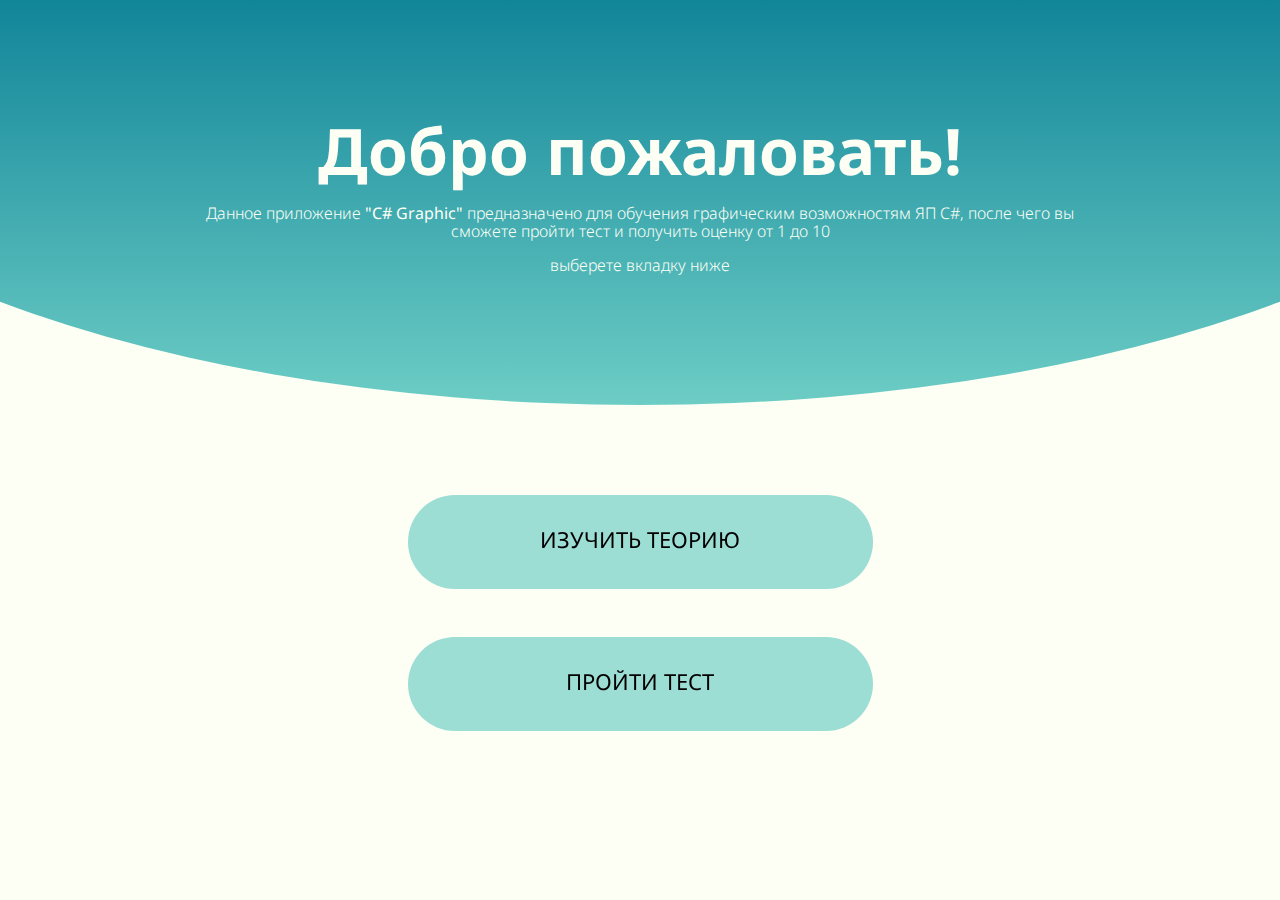
<file: index.html>
<!DOCTYPE html>
<html lang="ru">

<head>
    <meta charset="UTF-8">
    <meta name="viewport" content="width=device-width, initial-scale=1.0">
    <link rel="icon" href="/img/c.ico" type="image/x-icon">
    <link rel="preconnect" href="https://fonts.googleapis.com">
    <link rel="preconnect" href="https://fonts.gstatic.com" crossorigin>
    <link rel="stylesheet" href="https://use.fontawesome.com/releases/v5.8.1/css/all.css" integrity="sha384-50oBUHEmvpQ+1lW4y57PTFmhCaXp0ML5d60M1M7uH2+nqUivzIebhndOJK28anvf" crossorigin="anonymous">
    <link href="https://fonts.googleapis.com/css2?family=Noto+Sans:wght@300;400;500;700&display=swap" rel="stylesheet">
    <title>C# Graphic</title>
    <link rel="stylesheet" href="css/normalize.css">
    <link rel="stylesheet" href="css/style.css">
    <link rel="shortcut icon" href="img/iconc_.ico">
</head>

<body>
    <section>
        <div class="content">
            <h2>Добро пожаловать!</h2>
            <p>Данное приложение <b>"C# Graphic"</b> предназначено для обучения графическим возможностям ЯП C#, после чего вы сможете пройти тест и получить оценку от 1 до 10</p>
            <p>выберете вкладку ниже</p>
        </div>
    </section>
    <nav class="nav">
        <ul>
            <li class="var_nav">
                <div class="link_bg"></div>
                <div class="link_title">
                    <div class="icon"><i class="fa fa-graduation-cap icon"></i></div>
                    <a href="razdely.html"><span>изучить теорию</span></a>
                </div>
            </li>
            <li class="var_nav">
                <div class="link_bg"></div>
                <div class="link_title">
                    <div class="icon"><i class="fa fa-tasks icon"></i></div>
                    <a href="test.html"><span>пройти тест</span></a>
                </div>
            </li>

        </ul>
    </nav>

</body>

</html>
</file>
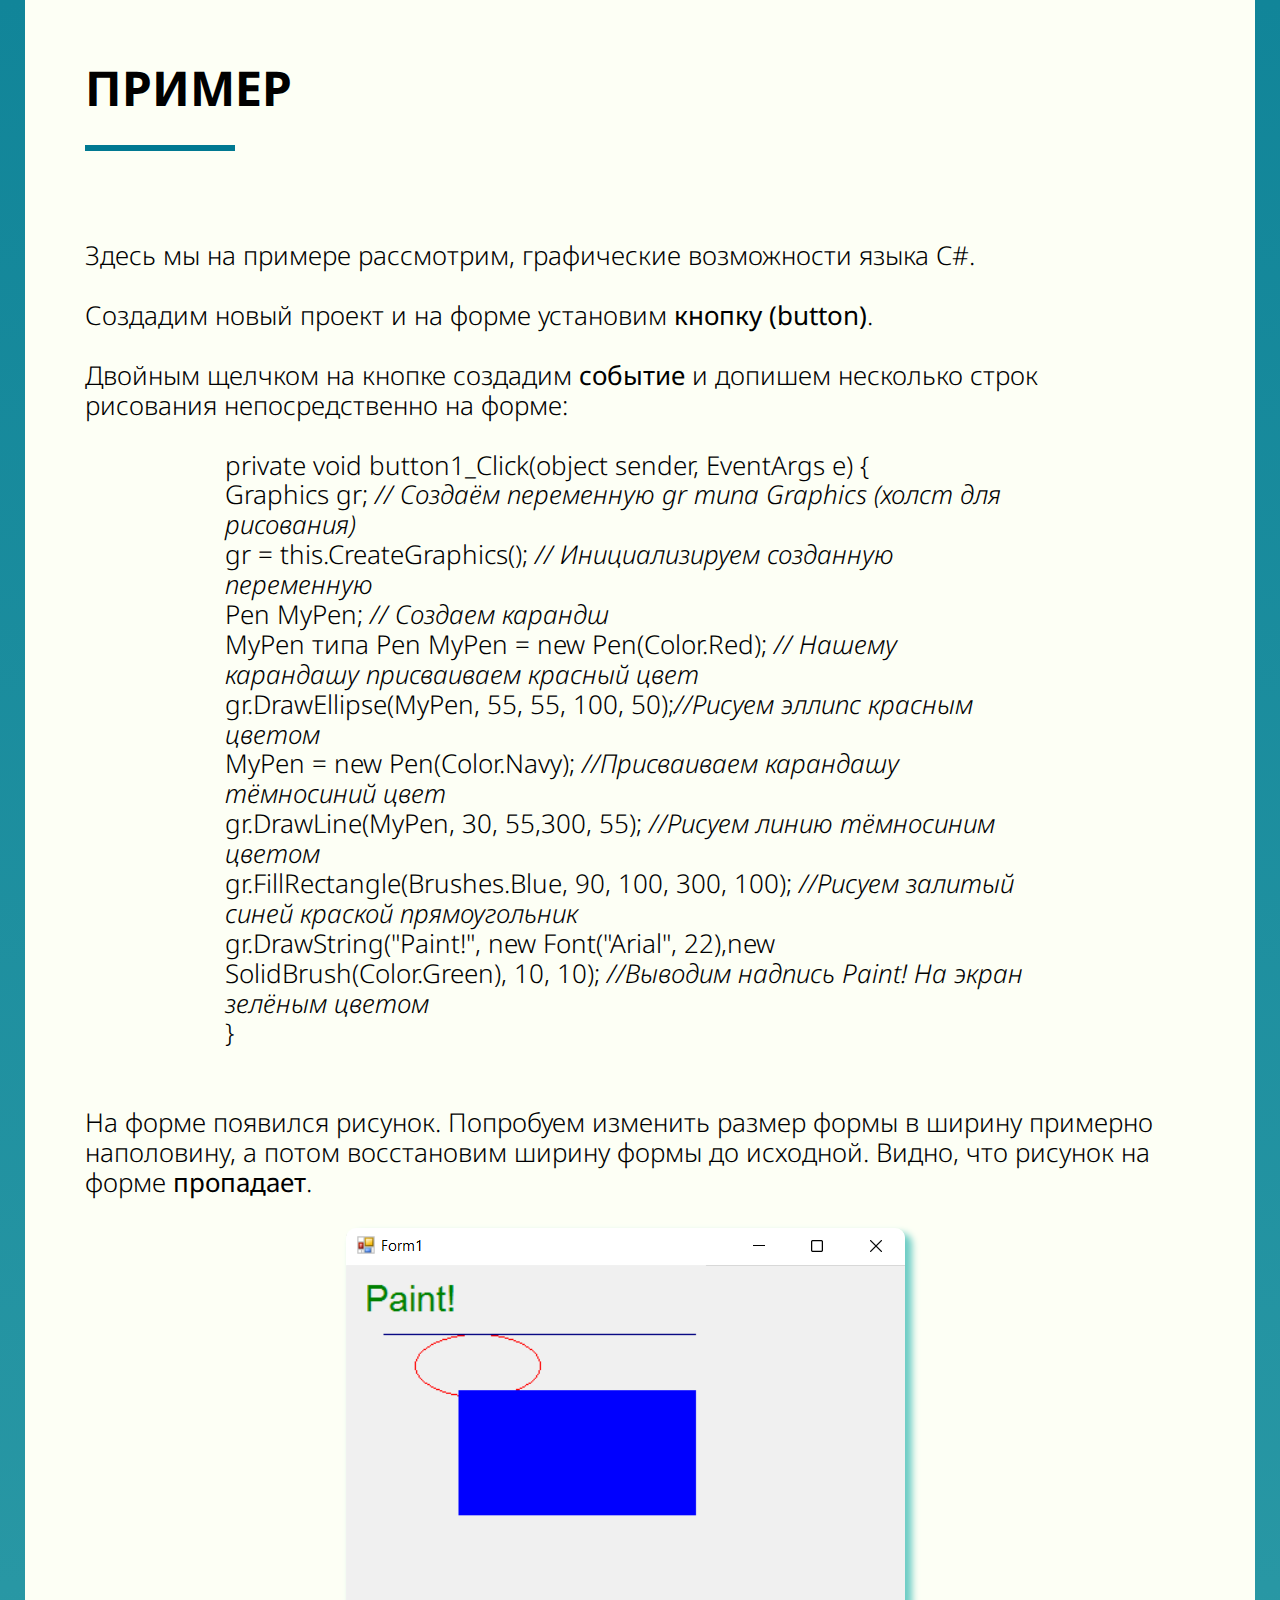
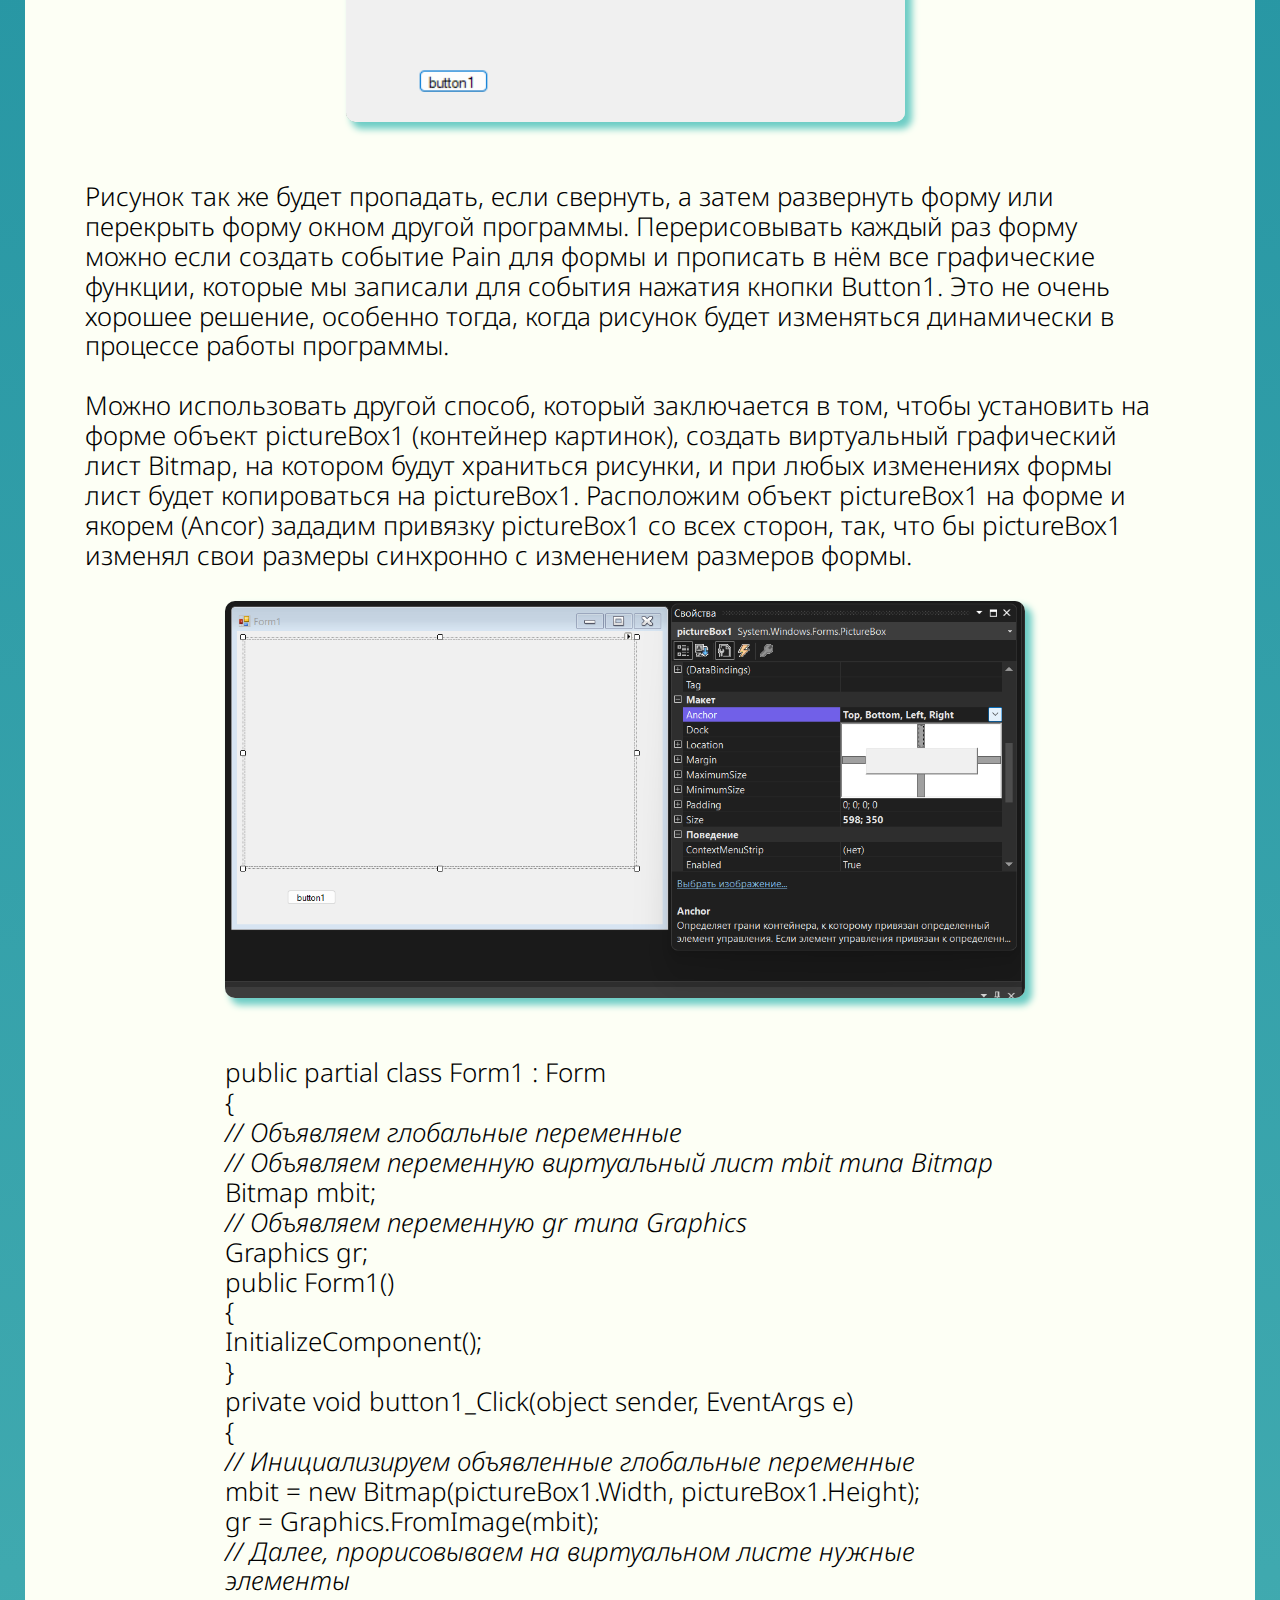
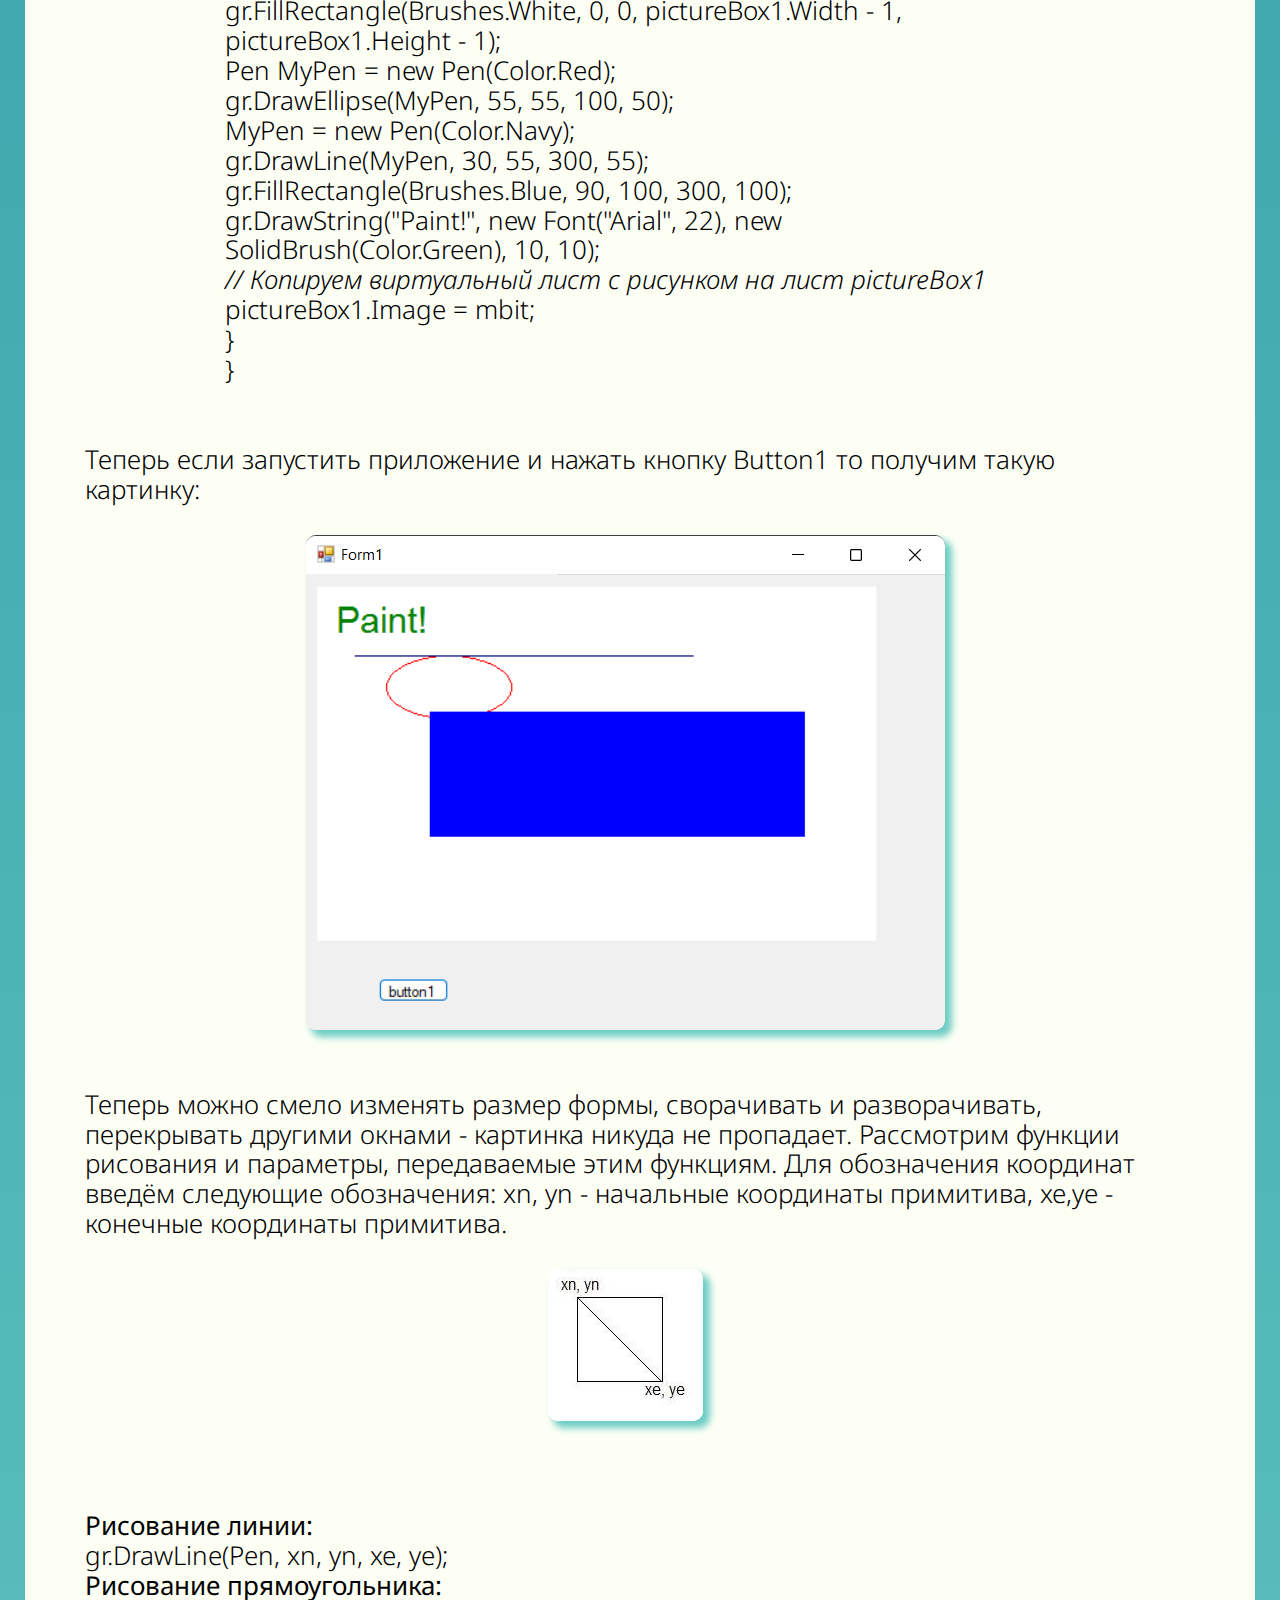
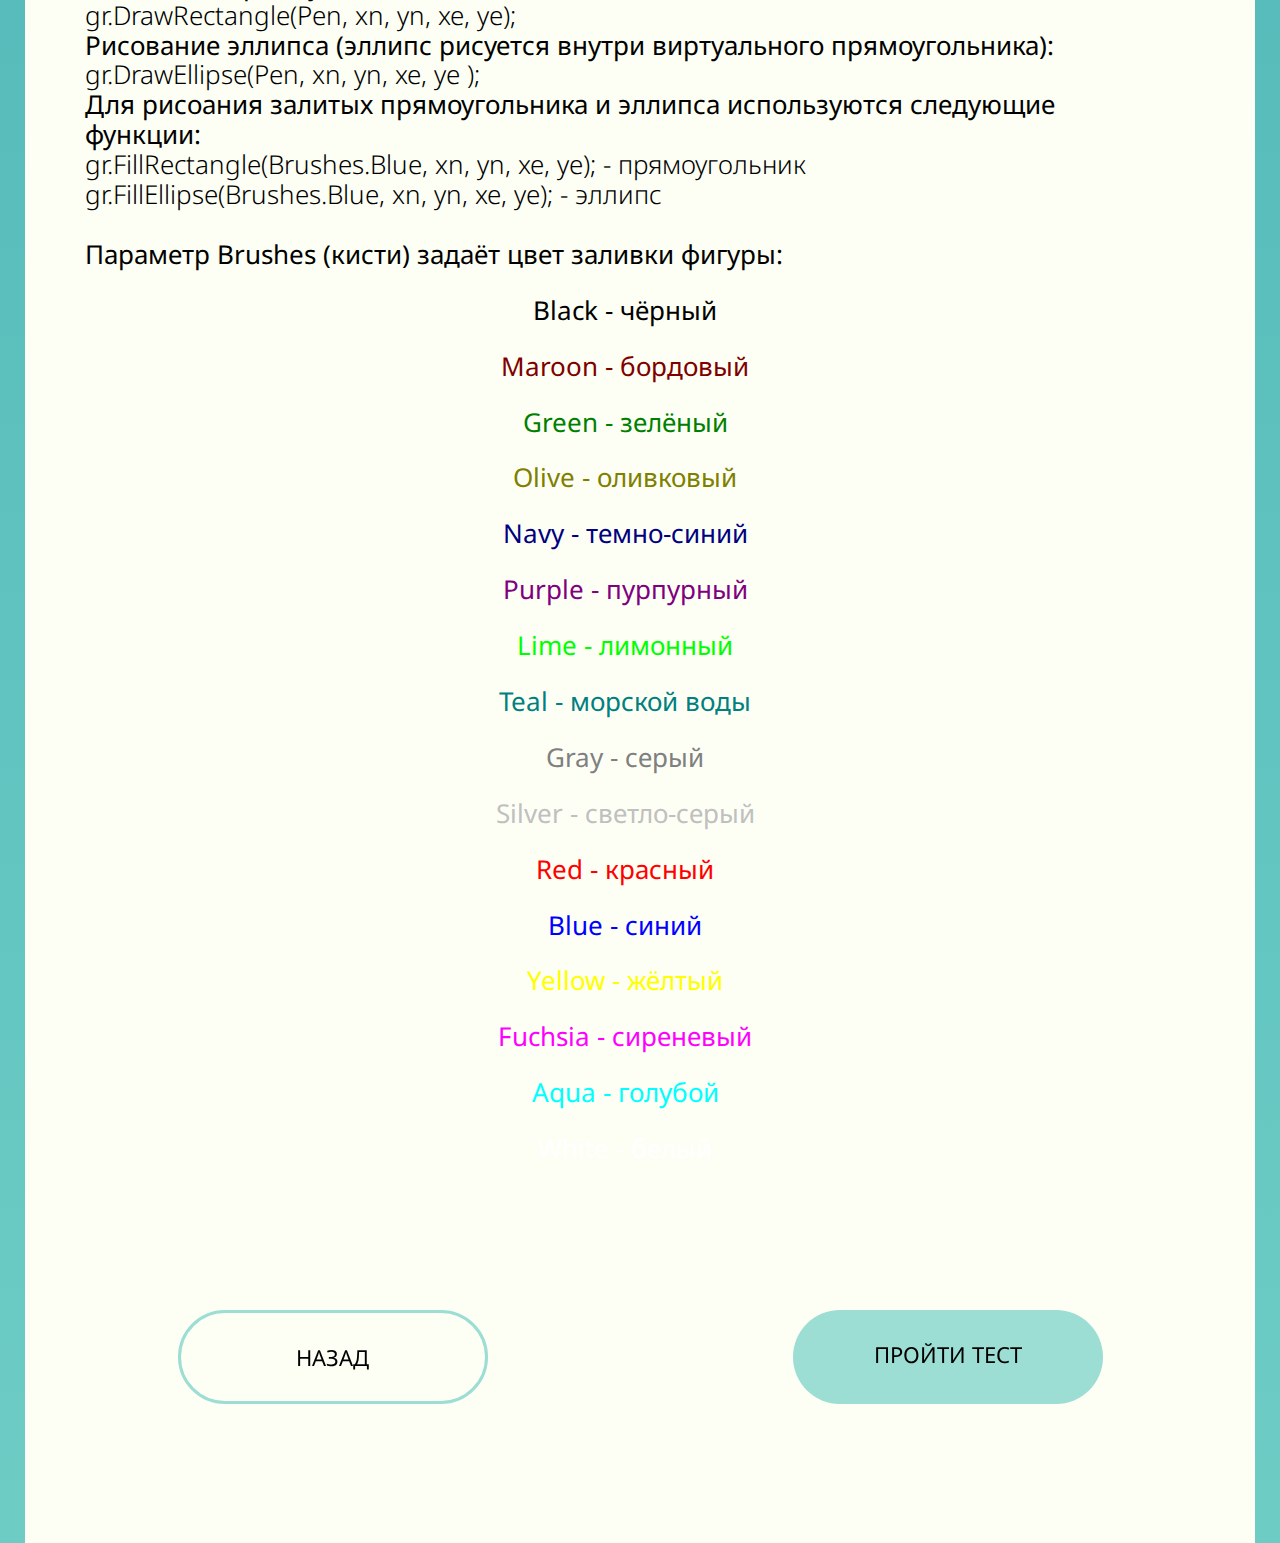
<file: example.html>
<!DOCTYPE html>
<html lang="ru">

<head>
    <meta charset="UTF-8">
    <meta name="viewport" content="width=device-width, initial-scale=1.0">
    <link rel="icon" href="/img/c.ico" type="image/x-icon">
    <link rel="preconnect" href="https://fonts.googleapis.com">
    <link rel="preconnect" href="https://fonts.gstatic.com" crossorigin>
    <link rel="stylesheet" href="https://use.fontawesome.com/releases/v5.8.1/css/all.css" integrity="sha384-50oBUHEmvpQ+1lW4y57PTFmhCaXp0ML5d60M1M7uH2+nqUivzIebhndOJK28anvf" crossorigin="anonymous">
    <link href="https://fonts.googleapis.com/css2?family=Noto+Sans:wght@300;400;500;700&display=swap" rel="stylesheet">
    <title>C# Graphic</title>
    <link rel="stylesheet" href="css/normalize.css">
    <link rel="stylesheet" href="css/style.css">
    <link rel="shortcut icon" href="img/iconc_.ico">
</head>

<body>
    <div class="background">
        <div class="container">
            <div class="title">
                Пример
                <div class="line"></div>
            </div>
            <div class="text example-text">
                <div class="extr extr-example">Здесь мы на примере рассмотрим, графические возможности языка C#.
                    <br> <br>Создадим новый проект и на форме установим <b>кнопку (button)</b>.
                    <br> <br>Двойным щелчком на кнопке создадим <b>событие</b> и допишем несколько строк рисования непосредственно на форме:
                </div>
                <div class="extr extr_example_code">
                    private void button1_Click(object sender, EventArgs e) {
                    <br>Graphics gr; <i>// Создаём переменную gr типа Graphics (холст для рисования)</i>
                    <br>gr = this.CreateGraphics(); <i>// Инициализируем созданную переменную</i>
                    <br>Pen MyPen; <i>// Создаем карандш</i>
                    <br>MyPen типа Pen MyPen = new Pen(Color.Red); <i>// Нашему карандашу присваиваем красный цвет</i>
                    <br>gr.DrawEllipse(MyPen, 55, 55, 100, 50);<i>//Рисуем эллипс красным цветом</i>
                    <br>MyPen = new Pen(Color.Navy); <i>//Присваиваем карандашу тёмносиний цвет</i>
                    <br>gr.DrawLine(MyPen, 30, 55,300, 55); <i>//Рисуем линию тёмносиним цветом</i>
                    <br>gr.FillRectangle(Brushes.Blue, 90, 100, 300, 100); <i>//Рисуем залитый синей краской прямоугольник</i>
                    <br>gr.DrawString("Paint!", new Font("Arial", 22),new SolidBrush(Color.Green), 10, 10); <i>//Выводим надпись Paint! На экран зелёным цветом</i>
                    <br>}
                </div>

                <div class="extr extr-example ">
                    На форме появился рисунок. Попробуем изменить размер формы в ширину примерно наполовину, а потом восстановим ширину формы до исходной. Видно, что рисунок на форме <b>пропадает</b>.
                </div>
                <img src="img/2.png" class="examlpe_pict">
                <div class="extr extr-example ">
                    Рисунок так же будет пропадать, если свернуть, а затем развернуть форму или перекрыть форму окном другой программы. Перерисовывать каждый раз форму можно если создать событие Pain для формы и прописать в нём все графические функции, которые мы записали
                    для события нажатия кнопки Button1. Это не очень хорошее решение, особенно тогда, когда рисунок будет изменяться динамически в процессе работы программы.
                    <br><br>Можно использовать другой способ, который заключается в том, чтобы установить на форме объект pictureBox1 (контейнер картинок), создать виртуальный графический лист Bitmap, на котором будут храниться рисунки, и при любых изменениях
                    формы лист будет копироваться на pictureBox1. Расположим объект pictureBox1 на форме и якорем (Ancor) зададим привязку pictureBox1 со всех сторон, так, что бы pictureBox1 изменял свои размеры синхронно с изменением размеров формы.
                </div>
                <img src="img/3.png" class="examlpe_pict examlpe_pict_wide">
                <div class="extr extr_example_code">
                    public partial class Form1 : Form
                    <br> {
                    <br><i>// Объявляем глобальные переменные</i>
                    <br><i>// Объявляем переменную виртуальный лист mbit типа Bitmap</i>
                    <br>Bitmap mbit;
                    <br><i>// Объявляем переменную gr типа Graphics</i>
                    <br> Graphics gr;
                    <br> public Form1()
                    <br> {
                    <br> InitializeComponent();
                    <br> }
                    <br> private void button1_Click(object sender, EventArgs e)
                    <br>{
                    <br><i>// Инициализируем объявленные глобальные переменные</i>
                    <br> mbit = new Bitmap(pictureBox1.Width, pictureBox1.Height);
                    <br>gr = Graphics.FromImage(mbit);
                    <br> <i>// Далее, прорисовываем на виртуальном листе нужные элементы</i>
                    <br> gr.FillRectangle(Brushes.White, 0, 0, pictureBox1.Width - 1, pictureBox1.Height - 1);
                    <br> Pen MyPen = new Pen(Color.Red);
                    <br> gr.DrawEllipse(MyPen, 55, 55, 100, 50);
                    <br> MyPen = new Pen(Color.Navy);
                    <br> gr.DrawLine(MyPen, 30, 55, 300, 55);
                    <br> gr.FillRectangle(Brushes.Blue, 90, 100, 300, 100);
                    <br>gr.DrawString("Paint!", new Font("Arial", 22), new SolidBrush(Color.Green), 10, 10);
                    <br><i>// Копируем виртуальный лист с рисунком на лист pictureBox1</i>
                    <br>pictureBox1.Image = mbit;
                    <br>}
                    <br>}
                </div>
                <div class="extr extr-example ">
                    Теперь если запустить приложение и нажать кнопку Button1 то получим такую картинку:
                </div>
                <img src="img/4.png" class="examlpe_pict">
                <div class="extr extr-example ">
                    Теперь можно смело изменять размер формы, сворачивать и разворачивать, перекрывать другими окнами - картинка никуда не пропадает. Рассмотрим функции рисования и параметры, передаваемые этим функциям. Для обозначения координат введём следующие обозначения:
                    xn, yn - начальные координаты примитива, xe,ye - конечные координаты примитива.

                </div>
                <img src="img/5.jpg" class="examlpe_pict">
                <div class="extr extr-example ">
                    <br><b>Рисование линии:</b>
                    <br>gr.DrawLine(Pen, xn, yn, xe, ye);
                    <br><b>Рисование прямоугольника:</b>
                    <br>gr.DrawRectangle(Pen, xn, yn, xe, ye);
                    <br><b>Рисование эллипса (эллипс рисуется внутри виртуального прямоугольника):</b>
                    <br>gr.DrawEllipse(Pen, xn, yn, xe, ye );
                    <br><b>Для рисоания залитых прямоугольника и эллипса используются следующие функции:</b>
                    <br>gr.FillRectangle(Brushes.Blue, xn, yn, xe, ye); - прямоугольник
                    <br>gr.FillEllipse(Brushes.Blue, xn, yn, xe, ye); - эллипс
                    <br><br><b>Параметр Brushes (кисти) задаёт цвет заливки фигуры:

                    <p style="color: black" align="center">Black - чёрный</p>
                    <p style="color: maroon" align="center"> Maroon - бордовый</p>
                    <p style="color: green" align="center">Green - зелёный</p>
                    <p style="color: olive" align="center">Olive - оливковый</p>
                    <p style="color: navy" align="center">Navy - темно-синий</p>
                    <p style="color: purple" align="center">Purple - пурпурный </p>
                    <p style="color: lime" align="center">Lime - лимонный </p>
                    <p style="color: teal" align="center">Teal - морской воды </p>
                    <p style="color: gray" align="center"> Gray - серый </p>
                    <p style="color: silver" align="center">Silver - светло-серый </p>
                    <p style="color: red" align="center">Red - красный </p>
                    <p style="color: blue" align="center">Blue - синий </p>
                    <p style="color: yellow" align="center">Yellow - жёлтый </p>
                    <p style="color: fuchsia" align="center">Fuchsia - сиреневый </p>
                    <p style="color: aqua" align="center">Aqua - голубой </p>
                    <p style="color: white" align="center">White - белый</p>
                </b>
                </div>
            </div>
            <nav class="nav nav_backnext ">
                <ul>
                    <li class="var_nav var_nav_back ">
                        <div class="link_bg "></div>
                        <div class="link_title ">
                            <a href="graphics.html"><span>назад</span></a>
                            <div class="icon icon_back "><i class="fa fa-chevron-left icon "></i></div>
                        </div>
                    </li>
                    <li class="var_nav var_nav_next ">
                        <div class="link_bg "></div>
                        <div class="link_title ">
                            <a href="test.html"><span>пройти тест</span></a>
                            <div class="icon icon_razdel "><i class="fa fa-chevron-right icon "></i></div>
                        </div>
                    </li>

                </ul>
            </nav>
        </div>
    </div>



</body>

</html>
</file>
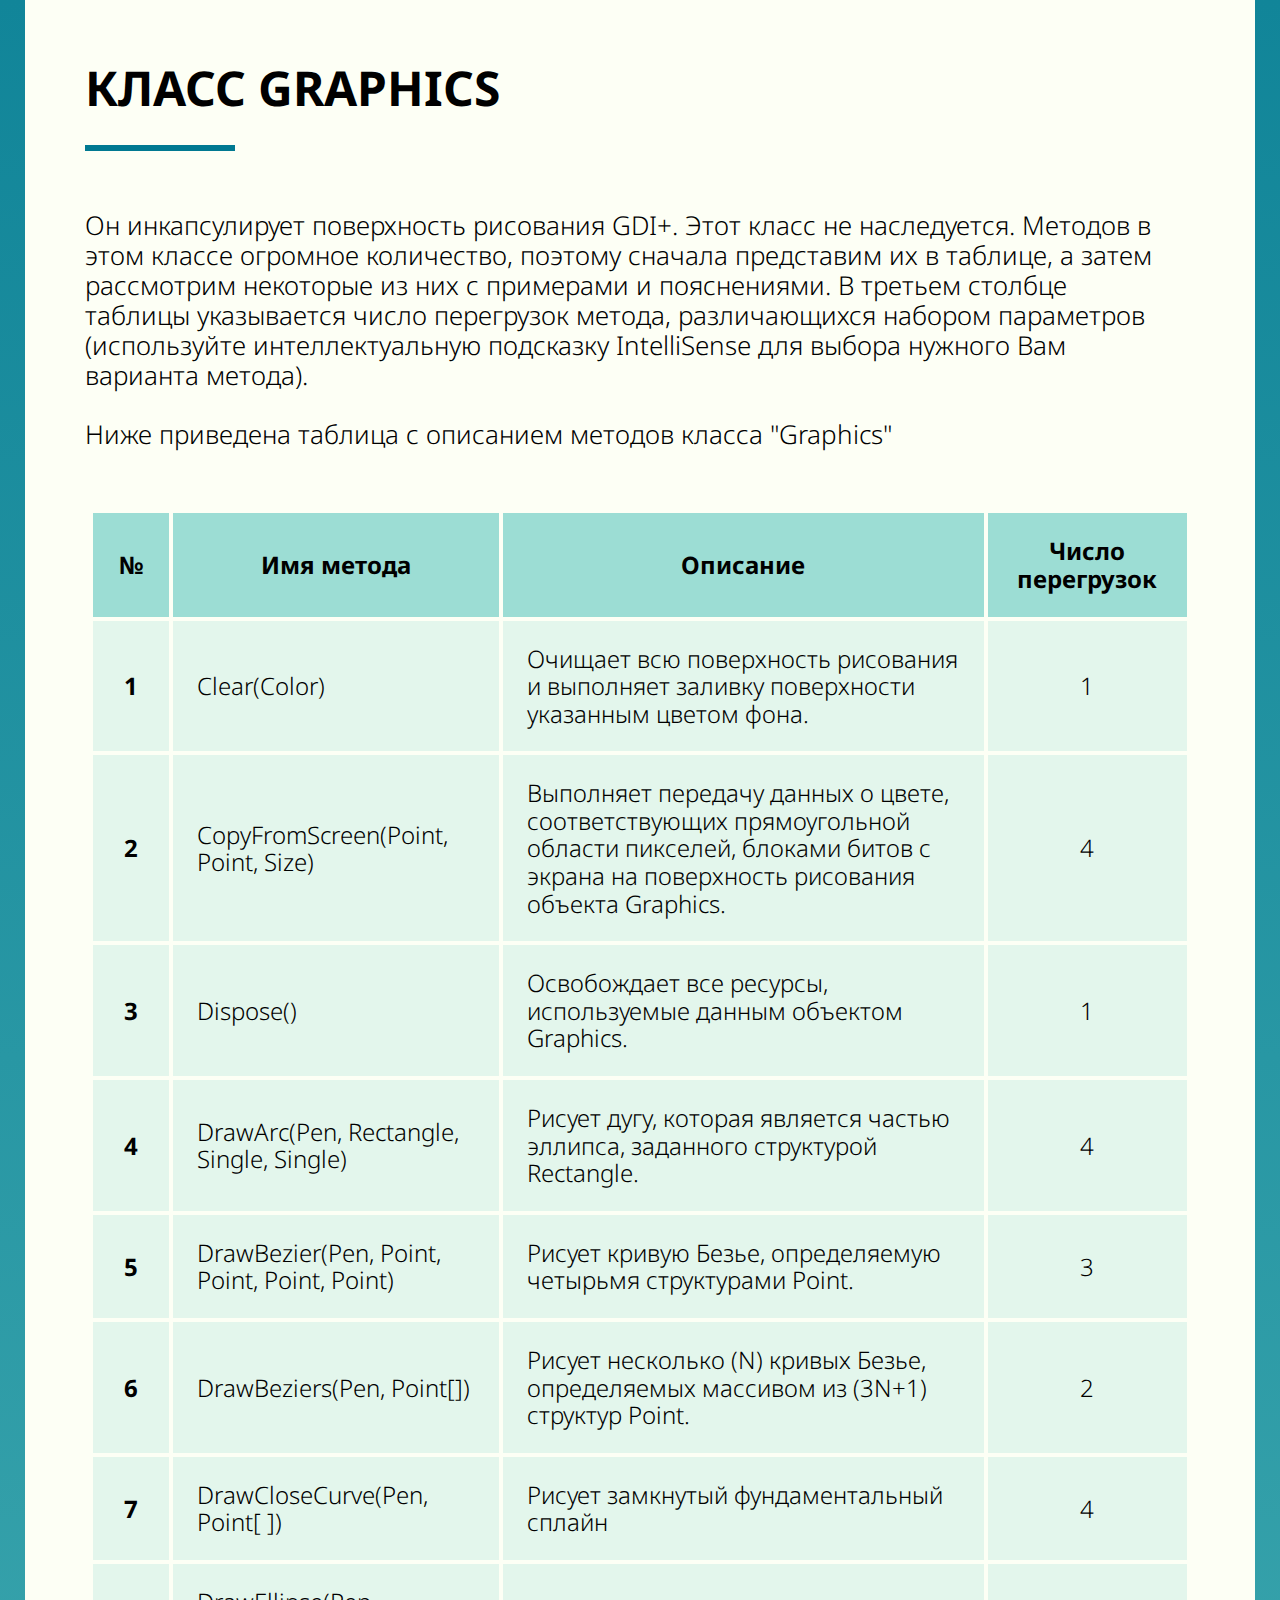
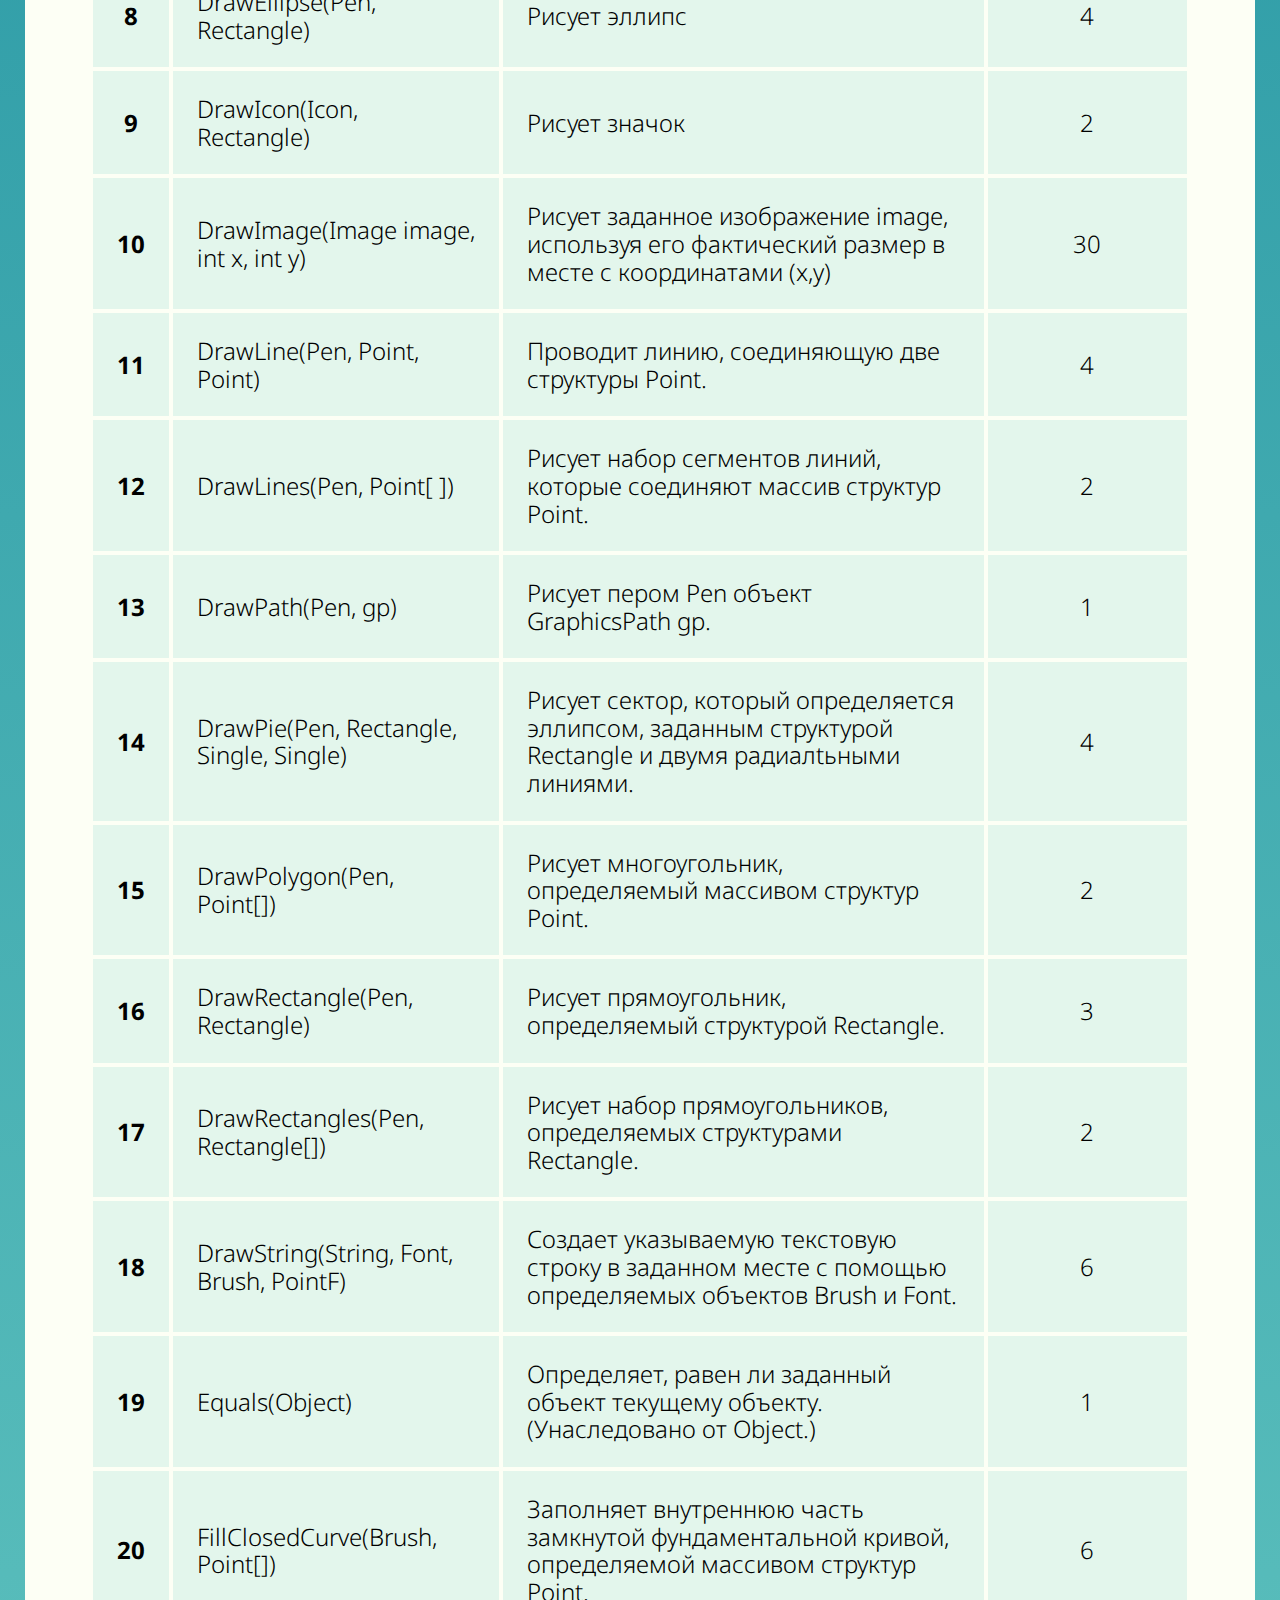
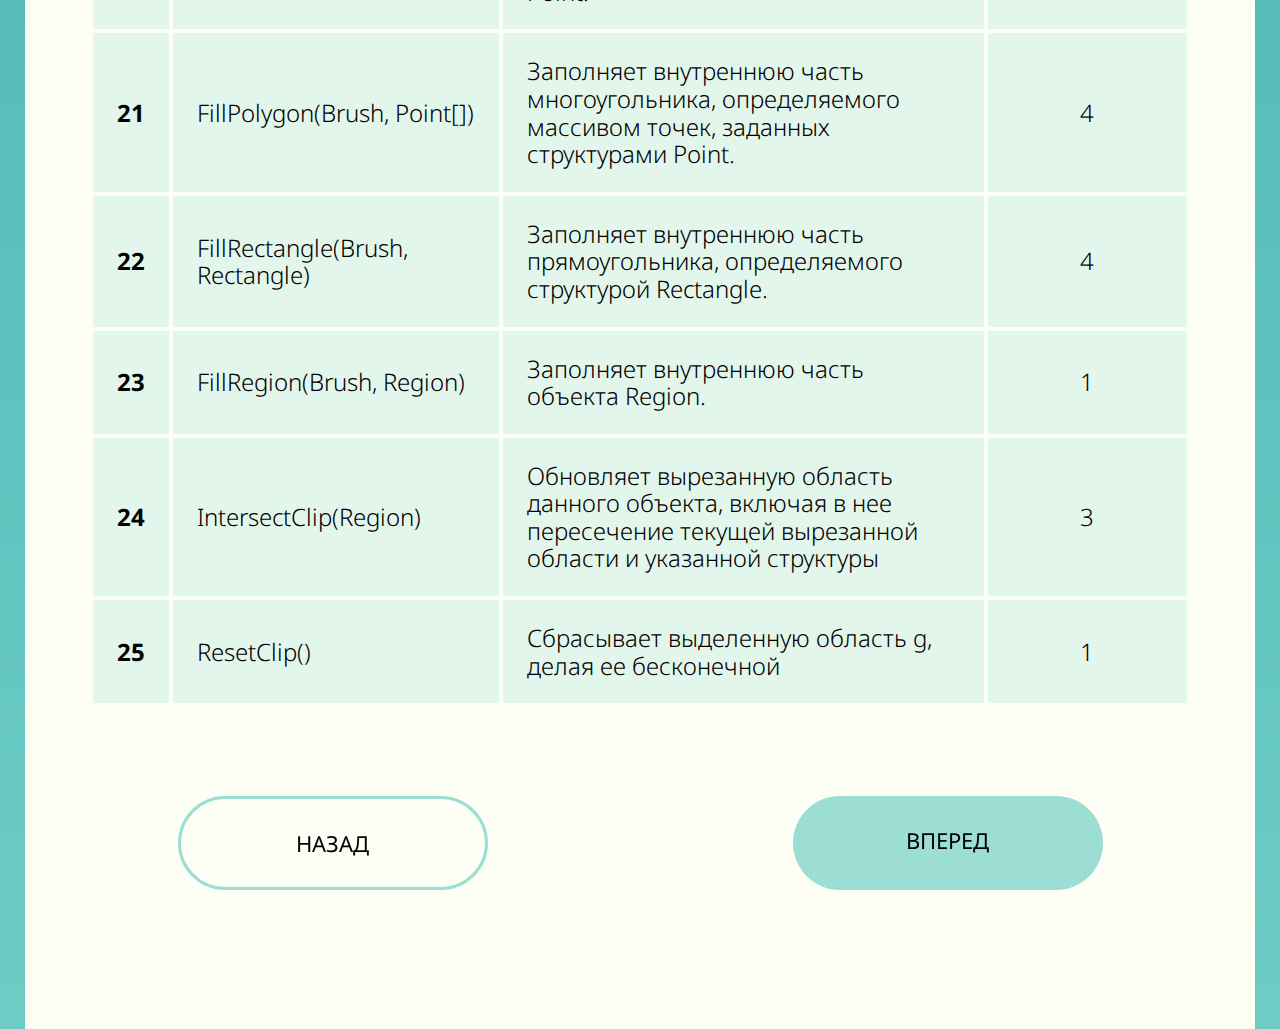
<file: graphics.html>
<!DOCTYPE html>
<html lang="ru">

<head>
    <meta charset="UTF-8">
    <meta name="viewport" content="width=device-width, initial-scale=1.0">
    <link rel="icon" href="/img/c.ico" type="image/x-icon">
    <link rel="preconnect" href="https://fonts.googleapis.com">
    <link rel="preconnect" href="https://fonts.gstatic.com" crossorigin>
    <link rel="stylesheet" href="https://use.fontawesome.com/releases/v5.8.1/css/all.css" integrity="sha384-50oBUHEmvpQ+1lW4y57PTFmhCaXp0ML5d60M1M7uH2+nqUivzIebhndOJK28anvf" crossorigin="anonymous">
    <link href="https://fonts.googleapis.com/css2?family=Noto+Sans:wght@300;400;500;700&display=swap" rel="stylesheet">
    <title>C# Graphic</title>
    <link rel="stylesheet" href="css/normalize.css">
    <link rel="stylesheet" href="css/style.css">
    <link rel="shortcut icon" href="img/iconc_.ico">
</head>

<body>
    <div class="background">
        <div class="container">
            <div class="title">
                класс graphics
                <div class="line"></div>
            </div>
            <div class="text ways-text">
                <div class="extr extr_graphics">Он инкапсулирует поверхность рисования GDI+. Этот класс не наследуется. Методов в этом классе огромное количество, поэтому сначала представим их в таблице, а затем рассмотрим некоторые из них с примерами и пояснениями. В третьем столбце
                    таблицы указывается число перегрузок метода, различающихся набором параметров (используйте интеллектуальную подсказку IntelliSense для выбора нужного Вам варианта метода).
                    <br><br> Ниже приведена таблица с описанием методов класса "Graphics"
                </div>
            </div>
            <table class="table">
                <thead class="thead-dark">
                    <tr>
                        <th scope="col">№</th>
                        <th scope="col">Имя метода</th>
                        <th scope="col">Описание</th>
                        <th scope="col">Число перегрузок</th>
                    </tr>
                </thead>
                <tbody>
                    <tr>
                        <th scope="row">1</th>
                        <td>Clear(Color)</td>
                        <td>Очищает всю поверхность рисования и выполняет заливку поверхности указанным цветом фона.</td>
                        <td class="peregr">1</td>
                    </tr>
                    <tr>
                        <th scope="row">2</th>
                        <td>CopyFromScreen(Point, Point, Size)</td>
                        <td>Выполняет передачу данных о цвете, соответствующих прямоугольной области пикселей, блоками битов с экрана на поверхность рисования объекта Graphics.</td>
                        <td class="peregr">4</td>
                    </tr>
                    <tr>
                        <th scope="row">3</th>
                        <td>Dispose()</td>
                        <td>Освобождает все ресурсы, используемые данным объектом Graphics.</td>
                        <td class="peregr">1</td>
                    </tr>
                    <tr>
                        <th scope="row">4</th>
                        <td>DrawArc(Pen, Rectangle, Single, Single)</td>
                        <td>Рисует дугу, которая является частью эллипса, заданного структурой Rectangle.</td>
                        <td class="peregr">4</td>
                    </tr>
                    <tr>
                        <th scope="row">5</th>
                        <td>DrawBezier(Pen, Point, Point, Point, Point)</td>
                        <td>Рисует кривую Безье, определяемую четырьмя структурами Point.</td>
                        <td class="peregr">3</td>
                    </tr>
                    <tr>
                        <th scope="row">6</th>
                        <td>DrawBeziers(Pen, Point[])</td>
                        <td>Рисует несколько (N) кривых Безье, определяемых массивом из (3N+1) структур Point.</td>
                        <td class="peregr">2</td>
                    </tr>
                    <tr>
                        <th scope="row">7</th>
                        <td>DrawCloseCurve(Pen, Point[ ])</td>
                        <td>Рисует замкнутый фундаментальный сплайн</td>
                        <td class="peregr">4</td>
                    </tr>
                    <tr>
                        <th scope="row">8</th>
                        <td>DrawEllipse(Pen, Rectangle)</td>
                        <td>Рисует эллипс</td>
                        <td class="peregr">4</td>
                    </tr>
                    <tr>
                        <th scope="row">9</th>
                        <td>DrawIcon(Icon, Rectangle)</td>
                        <td>Рисует значок</td>
                        <td class="peregr">2</td>
                    </tr>
                    <tr>
                        <th scope="row">10</th>
                        <td>DrawImage(Image image, int x, int y)</td>
                        <td>Рисует заданное изображение image, используя его фактический размер в месте с координатами (x,y)</td>
                        <td class="peregr">30</td>
                    </tr>
                    <tr>
                        <th scope="row">11</th>
                        <td>DrawLine(Pen, Point, Point)</td>
                        <td>Проводит линию, соединяющую две структуры Point.</td>
                        <td class="peregr">4</td>
                    </tr>
                    <tr>
                        <th scope="row">12</th>
                        <td>DrawLines(Pen, Point[ ])</td>
                        <td>Рисует набор сегментов линий, которые соединяют массив структур Point.</td>
                        <td class="peregr">2</td>
                    </tr>
                    <tr>
                        <th scope="row">13</th>
                        <td>DrawPath(Pen, gp)</td>
                        <td>Рисует пером Pen объект GraphicsPath gp.</td>
                        <td class="peregr">1</td>
                    </tr>
                    <tr>
                        <th scope="row">14</th>
                        <td>DrawPie(Pen, Rectangle, Single, Single)</td>
                        <td>Рисует сектор, который определяется эллипсом, заданным структурой Rectangle и двумя радиалtьными линиями.</td>
                        <td class="peregr">4</td>
                    </tr>
                    <tr>
                        <th scope="row">15</th>
                        <td>DrawPolygon(Pen, Point[])</td>
                        <td>Рисует многоугольник, определяемый массивом структур Point.</td>
                        <td class="peregr">2</td>
                    </tr>
                    <tr>
                        <th scope="row">16</th>
                        <td>DrawRectangle(Pen, Rectangle)</td>
                        <td>Рисует прямоугольник, определяемый структурой Rectangle.</td>
                        <td class="peregr">3</td>
                    </tr>
                    <tr>
                        <th scope="row">17</th>
                        <td>DrawRectangles(Pen, Rectangle[])</td>
                        <td>Рисует набор прямоугольников, определяемых структурами Rectangle.</td>
                        <td class="peregr">2</td>
                    </tr>
                    <tr>
                        <th scope="row">18</th>
                        <td>DrawString(String, Font, Brush, PointF)</td>
                        <td>Создает указываемую текстовую строку в заданном месте с помощью определяемых объектов Brush и Font.</td>
                        <td class="peregr">6</td>
                    </tr>
                    <tr>
                        <th scope="row">19</th>
                        <td>Equals(Object)</td>
                        <td>Определяет, равен ли заданный объект текущему объекту. (Унаследовано от Object.)</td>
                        <td class="peregr">1</td>
                    </tr>
                    <tr>
                        <th scope="row">20</th>
                        <td>FillClosedCurve(Brush, Point[])</td>
                        <td>Заполняет внутреннюю часть замкнутой фундаментальной кривой, определяемой массивом структур Point.</td>
                        <td class="peregr">6</td>
                    </tr>
                    <tr>
                        <th scope="row">21</th>
                        <td>FillPolygon(Brush, Point[])</td>
                        <td>Заполняет внутреннюю часть многоугольника, определяемого массивом точек, заданных структурами Point.</td>
                        <td class="peregr">4</td>
                    </tr>
                    <tr>
                        <th scope="row">22</th>
                        <td>FillRectangle(Brush, Rectangle)</td>
                        <td>Заполняет внутреннюю часть прямоугольника, определяемого структурой Rectangle.</td>
                        <td class="peregr">4</td>
                    </tr>
                    <tr>
                        <th scope="row">23</th>
                        <td>FillRegion(Brush, Region)</td>
                        <td>Заполняет внутреннюю часть объекта Region.</td>
                        <td class="peregr">1</td>
                    </tr>
                    <tr>
                        <th scope="row">24</th>
                        <td>IntersectClip(Region)</td>
                        <td>Обновляет вырезанную область данного объекта, включая в нее пересечение текущей вырезанной области и указанной структуры</td>
                        <td class="peregr">3</td>
                    </tr>
                    <tr>
                        <th scope="row">25</th>
                        <td>ResetClip()</td>
                        <td>Сбрасывает выделенную область g, делая ее бесконечной</td>
                        <td class="peregr">1</td>
                    </tr>
                </tbody>
            </table>
            <nav class="nav nav_backnext">
                <ul>
                    <li class="var_nav var_nav_back">
                        <div class="link_bg"></div>
                        <div class="link_title">
                            <a href="ways.html"><span>назад</span></a>
                            <div class="icon icon_back"><i class="fa fa-chevron-left icon"></i></div>
                        </div>
                    </li>
                    <li class="var_nav var_nav_next">
                        <div class="link_bg"></div>
                        <div class="link_title">
                            <a href="example.html"><span>вперед</span></a>
                            <div class="icon icon_razdel"><i class="fa fa-chevron-right icon"></i></div>
                        </div>
                    </li>

                </ul>
            </nav>
        </div>
    </div>



</body>

</html>
</file>
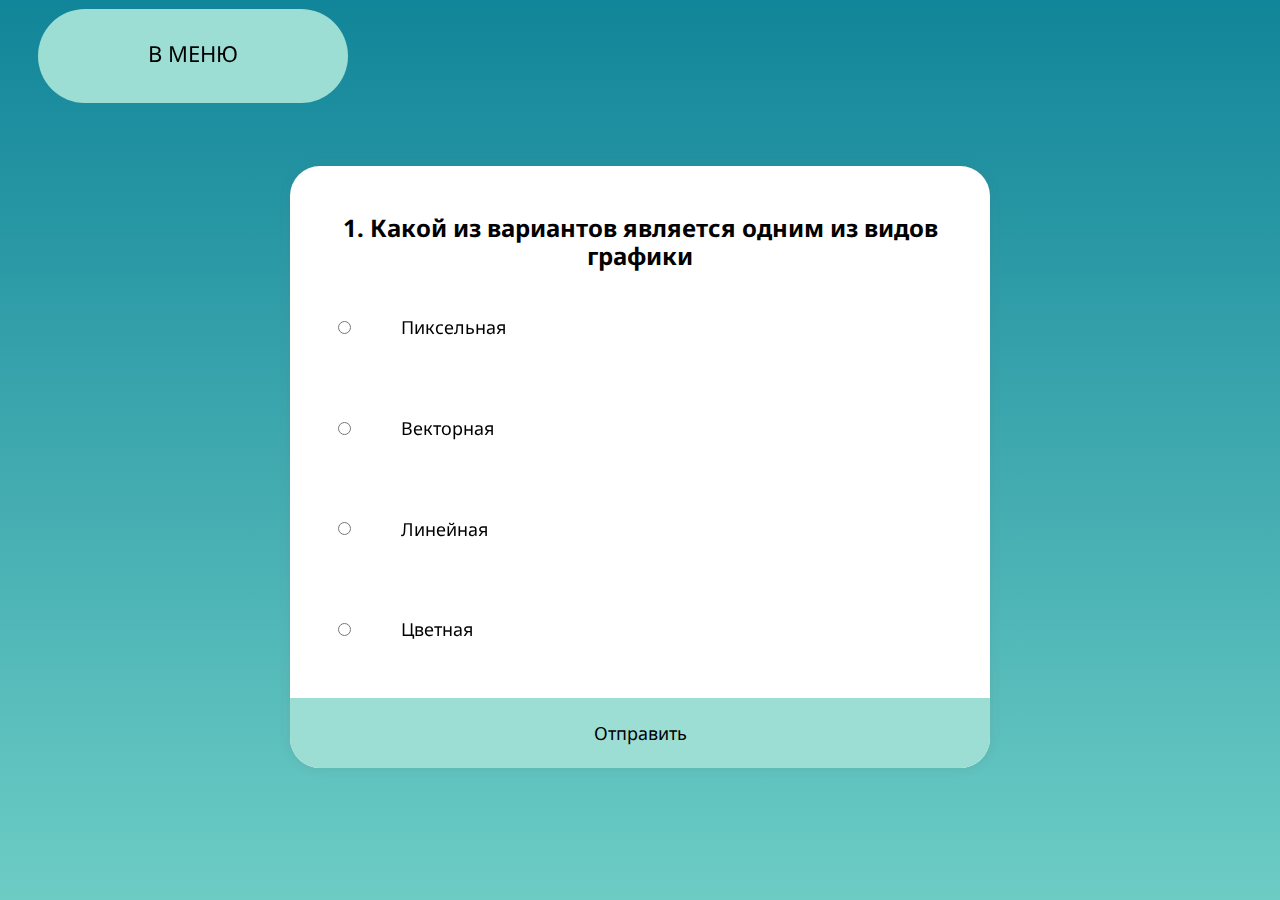
<file: test.html>
<!DOCTYPE html>
<html lang="ru">

<head>
    <meta charset="UTF-8">
    <meta name="viewport" content="width=device-width, initial-scale=1.0">
    <link rel="icon" href="img/iconc_.ico" type="image/x-icon">
    <link rel="preconnect" href="https://fonts.googleapis.com">
    <link rel="preconnect" href="https://fonts.gstatic.com" crossorigin>
    <link rel="stylesheet" href="https://use.fontawesome.com/releases/v5.8.1/css/all.css" integrity="sha384-50oBUHEmvpQ+1lW4y57PTFmhCaXp0ML5d60M1M7uH2+nqUivzIebhndOJK28anvf" crossorigin="anonymous">
    <link href="https://fonts.googleapis.com/css2?family=Noto+Sans:wght@300;400;500;700&display=swap" rel="stylesheet">
    <title>C# Graphic</title>
    <link rel="stylesheet" href="css/normalize.css">
    <link rel="stylesheet" href="css/style.css">
    <link rel="shortcut icon" href="img/iconc_.ico">

</head>

<body>
    <div class="background">
        <nav class="nav nav_backmenu">
            <ul>
                <li class="var_nav var_nav_vmenu">
                    <div class="link_bg"></div>
                    <div class="link_title">
                        <a href="index.html"><span>в меню</span></a>
                        <div class="icon icon_back"><i class="fa fa-chevron-left icon"></i></div>
                    </div>
                </li>
            </ul>
        </nav>
        <div class="test" id="test">
            <div class="test_header" id="header">
                <h2 class="title_test">****</h2>
                <h3 class="summary">%mess%</h3>
                <h4 class="result">%result%</h4>
            </div>
            <ul class="test_list" id="list">
                <li>
                    <label>
                            <input type="radio" class="answer" name="answer">
                            <span>ответ</span>
                        </label>
                </li>
                <li>
                    <label>
                            <input type="radio" class="answer" name="answer">
                            <span>ответ</span>
                        </label>
                </li>
                <li>
                    <label>
                            <input type="radio" class="answer" name="answer">
                            <span>ответ</span>
                        </label>
                </li>
                <li>
                    <label>
                            <input type="radio" class="answer" name="answer">
                            <span>ответ</span>
                        </label>
                </li>
            </ul>
            <button class="test_submit submit" id="submit">Отправить</button>
        </div>
    </div>
    <script src="scripts/script.js"></script>
</body>

</html>
</file>
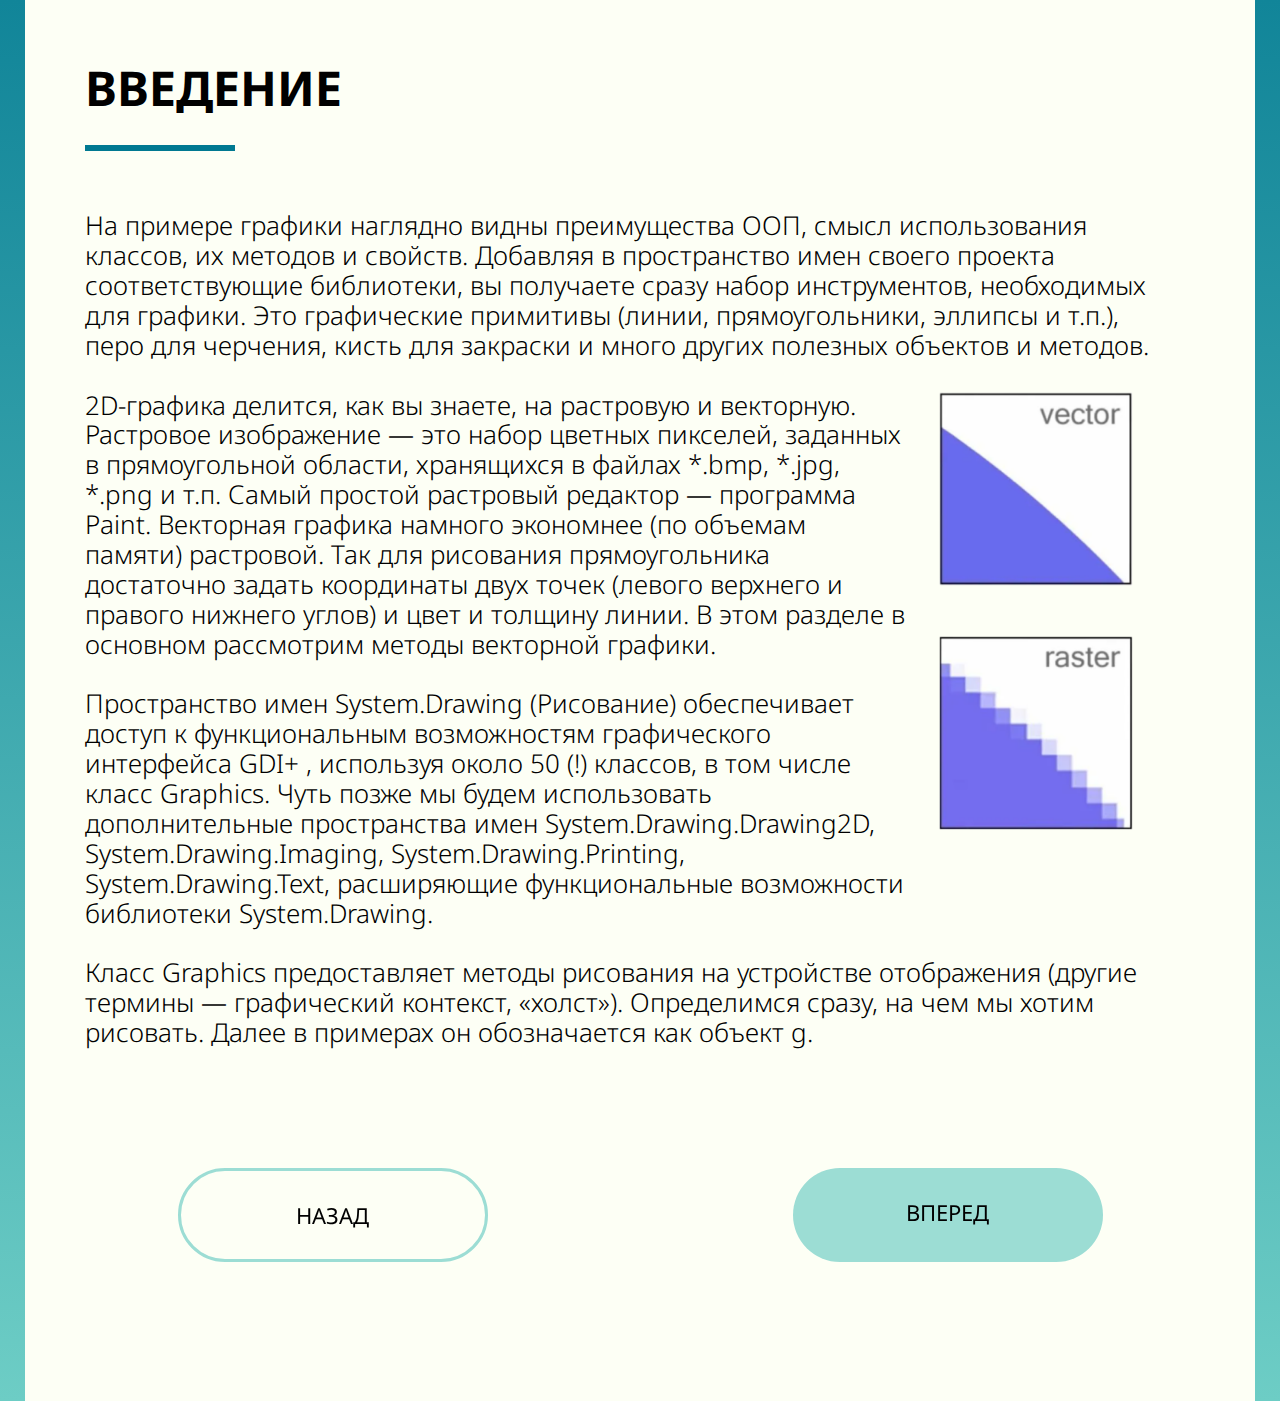
<file: vvedenie.html>
<!DOCTYPE html>
<html lang="ru">

<head>
    <meta charset="UTF-8">
    <meta name="viewport" content="width=device-width, initial-scale=1.0">
    <link rel="icon" href="/img/c.ico" type="image/x-icon">
    <link rel="preconnect" href="https://fonts.googleapis.com">
    <link rel="preconnect" href="https://fonts.gstatic.com" crossorigin>
    <link rel="stylesheet" href="https://use.fontawesome.com/releases/v5.8.1/css/all.css" integrity="sha384-50oBUHEmvpQ+1lW4y57PTFmhCaXp0ML5d60M1M7uH2+nqUivzIebhndOJK28anvf" crossorigin="anonymous">

    <link href="https://fonts.googleapis.com/css2?family=Noto+Sans:wght@300;400;500;700&display=swap" rel="stylesheet">
    <title>C# Graphic</title>
    <link rel="stylesheet" href="css/normalize.css">
    <link rel="stylesheet" href="css/style.css">
    <link rel="shortcut icon" href="img/iconc_.ico">
</head>

<body>
    <div class="background">
        <div class="container">
            <div class="title">
                ВВЕДЕНИЕ
                <div class="line"></div>
            </div>
            <div class="text vvedenie-text">
                <div class="extr">На примере графики наглядно видны преимущества ООП, смысл использования классов, их методов и свойств. Добавляя в пространство имен своего проекта соответствующие библиотеки, вы получаете сразу набор инструментов, необходимых для графики.
                    Это графические примитивы (линии, прямоугольники, эллипсы и т.п.), перо для черчения, кисть для закраски и много других полезных объектов и методов.</div>

                <div class="extr extr_img"><br>2D-графика делится, как вы знаете, на растровую и векторную. Растровое изображение — это набор цветных пикселей, заданных в прямоугольной области, хранящихся в файлах *.bmp, *.jpg, *.png и т.п. Самый простой растровый редактор — программа
                    Paint. Векторная графика намного экономнее (по объемам памяти) растровой. Так для рисования прямоугольника достаточно задать координаты двух точек (левого верхнего и правого нижнего углов) и цвет и толщину линии. В этом разделе в основном
                    рассмотрим методы векторной графики.<br><br>Пространство имен System.Drawing (Рисование) обеспечивает доступ к функциональным возможностям графического интерфейса GDI+ , используя около 50 (!) классов, в том числе класс Graphics. Чуть
                    позже мы будем использовать дополнительные пространства имен System.Drawing.Drawing2D, System.Drawing.Imaging, System.Drawing.Printing, System.Drawing.Text, расширяющие функциональные возможности библиотеки System.Drawing.
                    <img src="img/vector-raster.png" alt="vector-raster" align="right" class="vector-raster"></div>

                <div class="extr"><br>Класс Graphics предоставляет методы рисования на устройстве отображения (другие термины — графический контекст, «холст»). Определимся сразу, на чем мы хотим рисовать. Далее в примерах он обозначается как объект g.</div>
            </div>
            <nav class="nav nav_backnext">
                <ul>
                    <li class="var_nav var_nav_back">
                        <div class="link_bg"></div>
                        <div class="link_title">
                            <a href="razdely.html"><span>назад</span></a>
                            <div class="icon icon_back"><i class="fa fa-chevron-left icon"></i></div>
                        </div>
                    </li>
                    <li class="var_nav var_nav_next">
                        <div class="link_bg"></div>
                        <div class="link_title">
                            <a href="ways.html"><span>вперед</span></a>
                            <div class="icon icon_razdel"><i class="fa fa-chevron-right icon"></i></div>
                        </div>
                    </li>

                </ul>
            </nav>
        </div>
    </div>



</body>

</html>
</file>
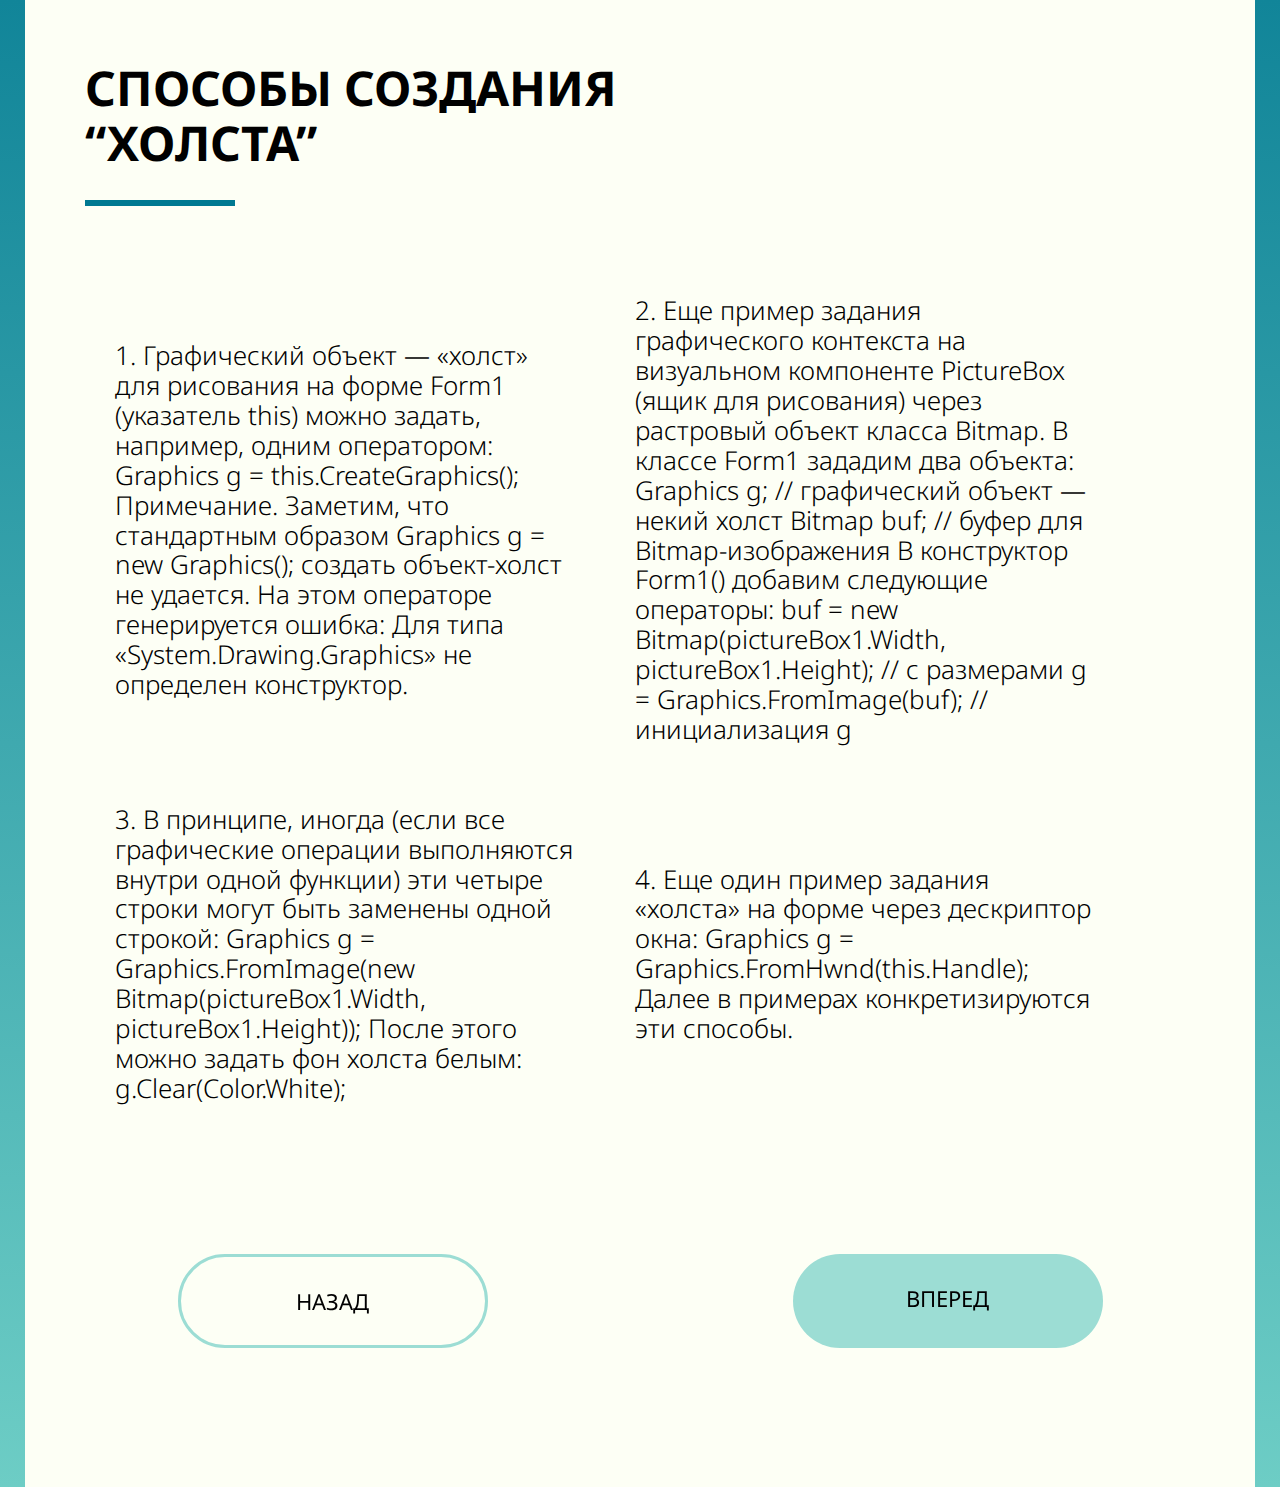
<file: ways.html>
<!DOCTYPE html>
<html lang="ru">

<head>
    <meta charset="UTF-8">
    <meta name="viewport" content="width=device-width, initial-scale=1.0">
    <link rel="icon" href="/img/c.ico" type="image/x-icon">
    <link rel="preconnect" href="https://fonts.googleapis.com">
    <link rel="preconnect" href="https://fonts.gstatic.com" crossorigin>
    <link rel="stylesheet" href="https://use.fontawesome.com/releases/v5.8.1/css/all.css" integrity="sha384-50oBUHEmvpQ+1lW4y57PTFmhCaXp0ML5d60M1M7uH2+nqUivzIebhndOJK28anvf" crossorigin="anonymous">
    <link href="https://fonts.googleapis.com/css2?family=Noto+Sans:wght@300;400;500;700&display=swap" rel="stylesheet">
    <title>C# Graphic</title>
    <link rel="stylesheet" href="css/normalize.css">
    <link rel="stylesheet" href="css/style.css">
    <link rel="shortcut icon" href="img/iconc_.ico">
</head>

<body>
    <div class="background">
        <div class="container">
            <div class="title">
                СПОСОБЫ СОЗДАНИЯ “ХОЛСТА”
                <div class="line"></div>
            </div>
            <div class="text ways-text">
                <div class="extr extr-ways">1. Графический объект — «холст» для рисования на форме Form1 (указатель this) можно задать, например, одним оператором: Graphics g = this.CreateGraphics(); Примечание. Заметим, что стандартным образом Graphics g = new Graphics(); создать
                    объект-холст не удается. На этом операторе генерируется ошибка: Для типа «System.Drawing.Graphics» не определен конструктор.
                </div>
                <div class="extr extr-ways">2. Еще пример задания графического контекста на визуальном компоненте PictureBox (ящик для рисования) через растровый объект класса Bitmap. В классе Form1 зададим два объекта: Graphics g; // графический объект — некий холст Bitmap buf;
                    // буфер для Bitmap-изображения В конструктор Form1() добавим следующие операторы: buf = new Bitmap(pictureBox1.Width, pictureBox1.Height); // с размерами g = Graphics.FromImage(buf); // инициализация g
                </div>
                <div class="extr extr-ways">3. В принципе, иногда (если все графические операции выполняются внутри одной функции) эти четыре строки могут быть заменены одной строкой: Graphics g = Graphics.FromImage(new Bitmap(pictureBox1.Width, pictureBox1.Height)); После этого
                    можно задать фон холста белым: g.Clear(Color.White);
                </div>
                <div class="extr extr-ways">4. Еще один пример задания «холста» на форме через дескриптор окна: Graphics g = Graphics.FromHwnd(this.Handle); Далее в примерах конкретизируются эти способы.
                </div>
            </div>
            <nav class="nav nav_backnext">
                <ul>
                    <li class="var_nav var_nav_back">
                        <div class="link_bg"></div>
                        <div class="link_title">
                            <a href="vvedenie.html"><span>назад</span></a>
                            <div class="icon icon_back"><i class="fa fa-chevron-left icon"></i></div>
                        </div>
                    </li>
                    <li class="var_nav var_nav_next">
                        <div class="link_bg"></div>
                        <div class="link_title">
                            <a href="graphics.html"><span>вперед</span></a>
                            <div class="icon icon_razdel"><i class="fa fa-chevron-right icon"></i></div>
                        </div>
                    </li>

                </ul>
            </nav>
        </div>
    </div>



</body>

</html>
</file>
<file: css/style.css>
* {
    box-sizing: border-box;
}

body {
    overflow-x: hidden;
    font-family: 'Noto Sans', sans-serif;
    font-style: normal;
    font-weight: 400;
    background-color: #FDFFF5;
}


/*ellipse*/

section {
    position: relative;
    width: 100%;
    height: 45vh;
    display: flex;
    justify-content: center;
    align-items: center;
    overflow: hidden;
}

section .content {
    position: relative;
    z-index: 1;
    margin: 0 auto;
    max-width: 900px;
    text-align: center;
}

section::before {
    content: '';
    position: absolute;
    top: 0;
    left: 0;
    width: 100%;
    height: 100%;
    background: linear-gradient(180deg, #118599, #6DCDC5);
    border-radius: 0 0 50% 50%/0 0 100% 100%;
    transform: scaleX(1.5);
}

section .content h2 {
    margin: 0;
    padding: 0;
    color: #FDFFF5;
    font-size: 4em;
}

section .content p {
    color: #FDFFF5;
    font-size: 1em;
    font-weight: 300;
}


/*menu*/

.nav {
    width: 465px;
    height: auto;
    margin: 10vh auto;
}

ul,
.header {
    margin: 0;
    padding: 0;
    list-style-type: none;
    -webkit-backface-visibility: hidden;
    backface-visibility: hidden;
}

.var_nav {
    position: relative;
    background-color: #9CDDD4;
    width: 100%;
    height: 94px;
    margin-bottom: 3rem;
    border-radius: 50px;
    transition: .5s;
}

.link_title {
    position: absolute;
    width: 100%;
    color: #000;
    text-transform: uppercase;
    font-size: 22px;
}

.var_nav:hover {
    background-color: #FDFFF5;
    border: 3px solid #9CDDD4;
    transition: .2s;
}

.icon,
.icon_back {
    position: relative;
    width: 48px;
    height: 48px;
    text-align: center;
    float: left;
}

.icon i {
    padding: 2rem;
}

a {
    display: block;
    position: absolute;
    float: left;
    color: #000;
    text-decoration: none;
    width: 100%;
    height: 94px;
    text-align: center;
}

span {
    margin-top: 2rem;
    display: block;
}


/*backgrounds*/

.background {
    position: absolute;
    width: 100%;
    min-height: 100%;
    background: linear-gradient(180deg, #118599, #6DCDC5);
}

.container {
    width: 100%;
    max-width: 1230px;
    background-color: #FDFFF5;
    margin: 0 auto;
    padding-bottom: 1px;
}


/*razdely*/

.nav_razdel {
    margin: 260px auto;
}

.icon_razdel {
    float: right;
}

.icon_razdel i {
    padding: 2rem 2rem 0 0;
}

.var_nav_razdel {
    width: 520px;
    margin-bottom: 2rem;
}

.var_nav_back,
.var_nav_back_r {
    width: 520px;
    background-color: #FDFFF5;
    border: 3px solid #9CDDD4;
}

.var_nav_back:hover {
    background-color: #9CDDD4;
    border: none;
    transition: .2s;
}

.var_nav_back_r:hover {
    background-color: #9CDDD4;
    border: none;
    transition: .2s;
}


/*vvedenie*/

.title {
    font-size: 48px;
    font-weight: 700;
    max-width: 850px;
    padding: 60px 30px 30px 60px;
    text-transform: uppercase;
}

.line {
    height: 6px;
    width: 150px;
    background-color: #007991;
    margin-top: 30px;
    margin-bottom: 30px;
}

.text {
    font-size: 26px;
    font-weight: 300;
    padding: 0 90px 30px 60px;
    display: flex;
    flex-direction: column;
}

.vector-raster {
    padding: 30px;
    height: 500px;
    width: 300px;
}

.extr_img {
    display: flex;
    justify-content: space-between;
}


/*backnext*/

.nav_backnext {
    width: 1230px;
}

.nav_backnext ul {
    display: flex;
    flex-direction: row;
    justify-content: space-around;
}

.var_nav_back,
.var_nav_next {
    width: 310px;
}

.nav_backmenu {
    width: 310px;
    height: auto;
    margin: 1vh 3vw;
}


/*ways*/

.ways-text {
    flex-direction: row;
    flex-wrap: wrap;
    align-items: center;
}

.extr-ways {
    margin: 30px;
    max-width: 460px;
}


/*graphics*/

.extr_graphics {
    max-width: 100%;
}

.table {
    max-width: 1100px;
    margin: 30px auto;
    font-size: 24px;
    font-weight: 300;
}

.table th,
td {
    border: 1px solid #FDFFF5;
}

.thead-dark {
    height: 94px;
    background-color: #9CDDD4;
}

tbody {
    background-color: rgba(153, 220, 211, 0.26);
}

tbody tr,
td,
th {
    padding: 1em;
}

.peregr {
    text-align: center;
}


/*examlpe*/

.extr-example {
    margin-top: 30px;
}

.extr_example_code {
    max-width: 800px;
    margin: 30px auto;
}

.examlpe_pict {
    margin: 30px auto;
    border-radius: 10px;
    box-shadow: 6px 6px 7px 1px #6DCDC5;
    transition: .4s;
}

.examlpe_pict_wide {
    width: 800px;
}

.examlpe_pict:hover {
    box-shadow: 16px 16px 7px 1px #6DCDC5;
    transition: .4s;
}


/*test*/

.test {
    position: relative;
    padding: 2rem 2rem;
    background-color: #fff;
    border-radius: 30px;
    box-shadow: 0 0 10px 2px rgba(100, 100, 100, 0.1);
    width: 700px;
    max-width: 95vw;
    height: auto;
    overflow: hidden;
    margin: 7vh auto;
}

.test_result {
    margin: 15vh auto;
}

.title_test {
    font-size: 24px;
    padding: 1rem;
    text-align: center;
    margin: 0;
}

.test_list {
    list-style-type: none;
    padding-bottom: 3rem;
}

.test_list li {
    font-size: 18px;
}

.test_list label {
    cursor: pointer;
    width: 100%;
    display: flex;
    align-items: center;
    padding-left: 1rem;
    border-radius: 20px;
    margin-bottom: 1rem;
}

.test_list span {
    margin-left: 50px;
    margin-bottom: 2rem;
}

.test_list label:hover {
    background-color: rgba(153, 220, 211, 0.26);
}

.test_submit {
    position: absolute;
    left: 0;
    right: 0;
    bottom: 0;
    height: 70px;
}

.submit {
    background-color: #9CDDD4;
    color: black;
    border: none;
    display: block;
    width: 100%;
    cursor: pointer;
    font-size: 18px;
    transition: .3s;
}

.submit:hover {
    background-color: #fff;
    border: 3px solid #9CDDD4;
    border-bottom-left-radius: 30px;
    border-bottom-right-radius: 30px;
    transition: .3s;
}

.summary {
    text-align: center;
}

.result {
    text-align: center;
    font-size: 1.2rem;
}

.color_green {
    border: 4px solid green;
}

.color_red {
    border: 4px solid red;
}
</file>
